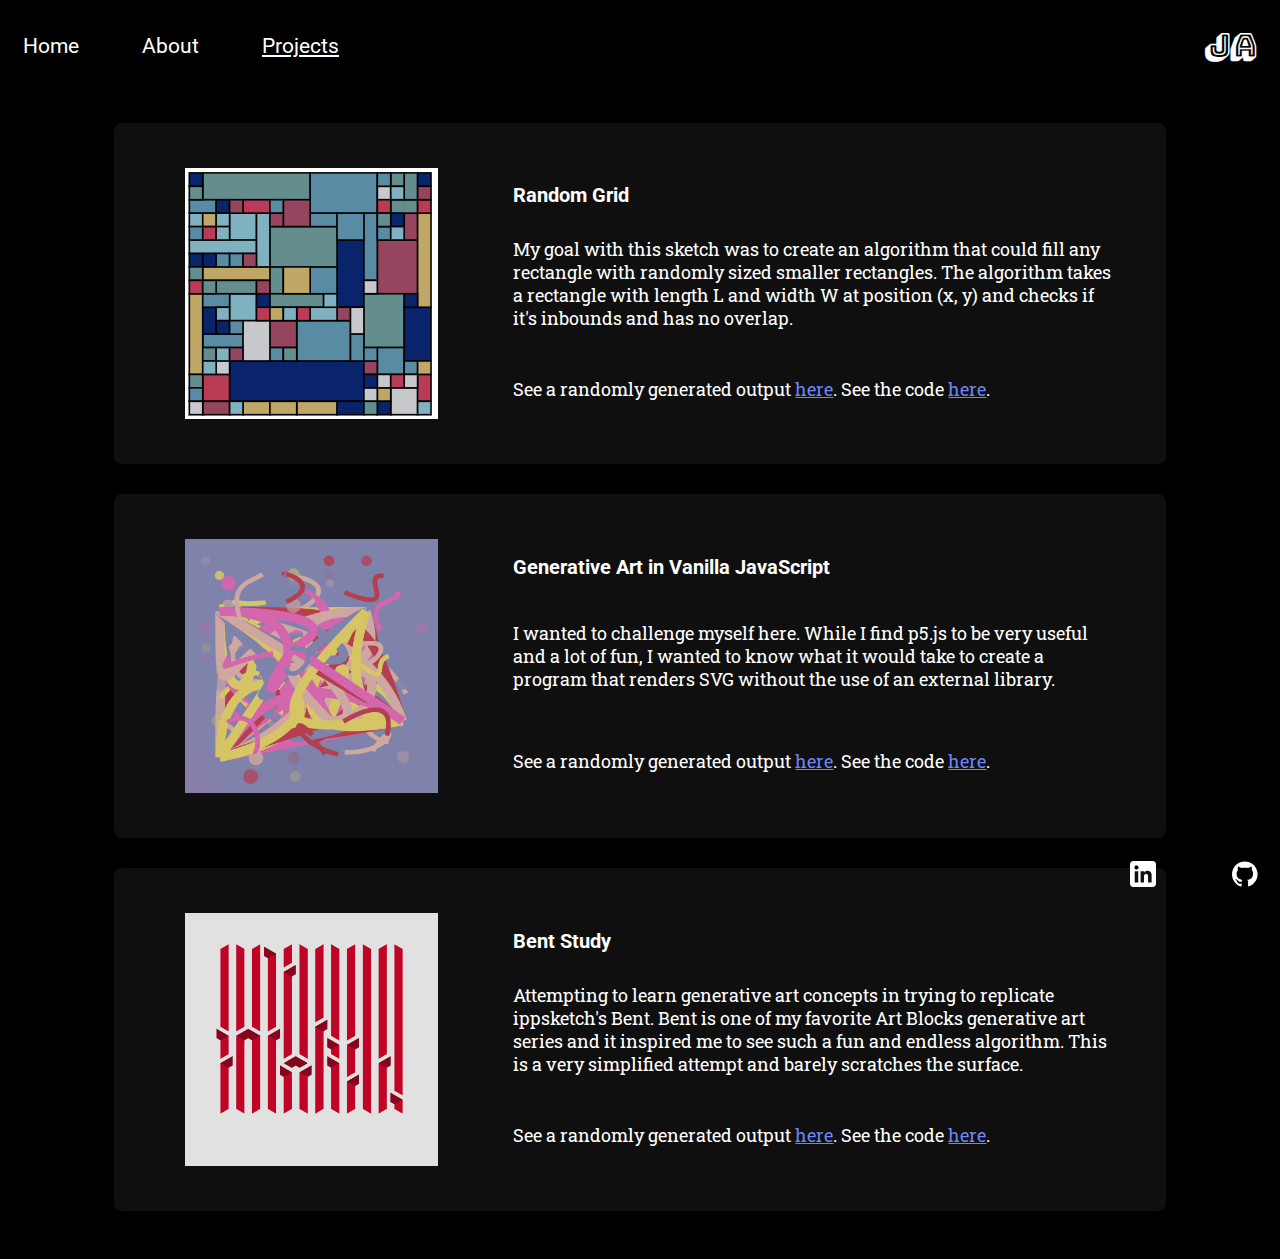
<file: projects.html>
<!DOCTYPE html>
<html lang="en">
<head>
    <meta charset="UTF-8">
    <meta http-equiv="X-UA-Compatible" content="IE=edge">
    <meta name="viewport" content="width=device-width, initial-scale=1.0">
    <link rel="icon" type="image/x-icon" href="project-images/JA-Logo.svg">
    <link rel="stylesheet" href="style.css">
    <link rel="stylesheet" href="styles/projects.css">
    <link rel="preconnect" href="https://fonts.googleapis.com">
    <link rel="preconnect" href="https://fonts.gstatic.com" crossorigin>
    <link href="https://fonts.googleapis.com/css2?family=Bungee+Shade&family=Roboto&family=Roboto+Slab:wght@300&display=swap" rel="stylesheet">    
    <title>Projects</title>
</head>
<body>
    <header id="site-header">
        <div id="links-box">
            <a href="index.html" class="site-link">Home</a>
            <a href="about.html" class="site-link">About</a>
            <a href="projects.html" class="site-link">Projects</a>
        </div>
        <h1 id="site-logo">JA</h1>
    </header>   
    <!-- START  -->
    <div id="projects-container">
        <div class="project">
            <img class="thumbnail" src="project-images/random-grid.png" alt="Image of a grid with randomly sized rectangles." >
            <div class="project-info">
                <h4>Random Grid</h4>
                <p>My goal with this sketch was to create an algorithm that could fill any rectangle with randomly sized smaller rectangles. The algorithm takes a rectangle with length L and width W at position (x, y) and checks if it's inbounds and has no overlap.</p>
                <p>See a randomly generated output <a target="_blank" href="https://fjaddison.github.io/random-grid/">here</a>.  See the code <a href="https://github.com/fjaddison/random-grid" target="_blank">here</a>.</p>
            </div>
        </div>
        <div class="project">
            <img class="thumbnail" src="project-images/svg.png" alt="Image of a grid with randomly sized rectangles." >
            <div class="project-info">
                <h4>Generative Art in Vanilla JavaScript</h4>
                <p>I wanted to challenge myself here. While I find p5.js to be very useful and a lot of fun, I wanted to know what it would take to create a program that renders SVG without the use of an external library.</p>
                <p>See a randomly generated output <a target="_blank" href="https://fjaddison.github.io/generative-svg/">here</a>. See the code <a href="https://github.com/fjaddison/generative-svg" target="_blank">here</a>.</p>
            </div>
        </div>
        <div class="project">
            <img class="thumbnail" src="project-images/bent.png" alt="Image of a grid with randomly sized rectangles." >
            <div class="project-info">
                <h4>Bent Study</h4>
                <p>Attempting to learn generative art concepts in trying to replicate ippsketch's Bent. Bent is one of my favorite Art Blocks generative art series and it inspired me to see such a fun and endless algorithm. This is a very simplified attempt and barely scratches the surface.</p>
                <p>See a randomly generated output <a target="_blank" href="https://fjaddison.github.io/bent-attempt/">here</a>. See the code <a href="https://github.com/fjaddison/bent-attempt" target="_blank">here</a>.</p>
            </div>
        </div>
    </div>
     <!-- END  -->
    <footer id="site-footer">
        <div id="logo-box">
            <a href="https://www.linkedin.com/in/julian-addison-8b219a151/" target="_blank">
                <img class="footer-logo" src="project-images/linked.svg" alt="LinkedIn Logo">
            </a>
            <a href="https://github.com/fjaddison/" target="_blank">
                <img class="footer-logo" src="project-images/github.svg" alt="Github Logo">
            </a>
        </div>
    </footer>
    <script src="js/projects.js"></script>

</body>
</html>
</file>
<file: style.css>
body {
    background: black;
}

h2, h4 {
    font-family: 'Roboto', sans-serif;
}

p {
    font-family: 'Roboto Slab', serif;
}

/* ===== HOME =====*/

main {
    position: absolute;
    top: 0;
}

#welcome-text-box {
    top: 50%;
    left: 50%;
    transform: translate(-50%, -50%);
    z-index: 100;
    position: absolute;
}

#welcome-text {
    font-size: 5rem;
    color: #ffffff; 
    font-family: 'Bungee Shade', cursive; 
}

#home-buttons-box {
    /* width: 33%; */
    padding-top: 10px;
    display: flex;
    flex-direction: column;
    align-items: center;
}

.home-button, .home-button a, .home-button a:visited {
    color: #ffffff;
    text-decoration: none;
}

.home-button {
    cursor: pointer;
    width: 150px;
    height: 33px;
    border: 1px solid white;
    font-family: 'Roboto', sans-serif;
    font-size: 1rem;
    border-radius: 5px;
    display: flex;
    align-items: center;
    justify-content: center;
    background: #000000;
    margin: 10px 0;
}

.stop {
    background: red;
}

.start {
    background: green;
}

/* ===== HEADER =====*/

#site-header {
    position: sticky;
    width: 100%;
    height: 75px;
    display: flex;
    justify-content: space-between;
    align-items: center;
    z-index: 50;
}

#links-box {
    min-width: 25%;
    padding-left: 15px;
    display: flex;
    justify-content: space-between;
}

@media (min-width:  1560px) {
    #links-box {
        min-width: 20%;
    }
}

@media (max-width:  1150px) {
    #links-box {
        min-width: 30%;
    }
}

@media (max-width:  900px) {
    #links-box {
        min-width: 35%;
    }
}

.site-link, .site-link:visited {
    color: white;
    text-decoration: none;
    font-family: 'Roboto', sans-serif;
    font-size: 1.3rem;
}

#site-logo {
    font-family: 'Bungee Shade', cursive;
    color: white;
    font-size: 2rem;
}

#site-logo {
    padding-right: 15px;
}

#logo-svg {
    height: 65%;
}

/* ===== FOOTER =====*/

#site-footer {
    display: flex;
    align-content: center;
    justify-content: flex-end;
    width: 100%;
    z-index: 100;
    position: fixed;
    bottom: 1%;
}

#logo-box {
    width: 10%;
    display: flex;
    justify-content: space-between;
    padding-right: 30px;
}

@media (max-width: 800px) {
    #logo-box {
        width: 20%;
    }
}

.footer-logo {
    height: 1.6rem;
    width: 1.6rem;
}
</file>
<file: styles/projects.css>
a {
    color: #6c86fb;
}

a:visited {
    color: #9d4afb;
}

.site-link:nth-child(3) {
    text-decoration: underline;
}

#projects-container {
    padding: 25px 0;
    width: 100%;
    display: flex;
    flex-direction: column;
    align-items: center;
    justify-content: space-around;
}

.project {
    background: #0f0f0f;
    color: #ffffff;
    width: 80%;
    margin: 15px;
    border-radius: 8px;
    display: flex;
    align-items: center;
    justify-content: space-around;
    padding: 20px;

}

.project-info {
    width: 60%;
    display: flex;
    flex-direction: column;
    justify-content: space-between;
}

.project-info h4 {
    margin: 0;
    padding-top: 15px;
    font-size: 1.5rem;
}

.project-info p {
    font-size: 1.15rem;
}

.thumbnail {
    width: 25%;
    margin: 25px;
}

@media (min-width: 1500px) {
    .project-info p {
        font-size: 1.35rem;
    }
    .project-info h4 {
        font-size: 1.7rem;
    }
}

@media (max-width: 1300px) {
    .project-info h4 {
        font-size: 1.25rem;
    }
    
    .project-info p {
        font-size: 1.1rem;
    }
}

@media (max-width: 1150px) {
    .project-info h4 {
        padding-top: 0;
    }
    .project-info p {
        font-size: 1rem;
    }
}

@media (max-width: 1050px) {
    .project-info h4 {
        font-size: 1.2rem;
    }
    .project-info p {
        font-size: 0.95rem;
    }
}

@media (max-width: 990px) {
    .project-info h4 {
        font-size: 1.15rem;
    }
    .project-info p {
        font-size: 0.85rem;
    }
}

@media (max-width: 887px) {
    .project {
        width: 85%;
    }
    .project-info {
        width: 75%;
    }
    .project-info h4 {
        font-size: 1rem;
    }
    .thumbnail {
        width: 20%;
    }
    .project-info p {
        font-size: 0.8rem;
        margin: 5px 0;
    }
}

@media (max-width: 770px) {
    .project {
        width: 90%;
    }
    
}

@media (max-width: 650px) {
    .project {
        flex-direction: column;
    }
    .thumbnail {
        width: 75%;
    }
    .project-info {
        width: 75%;
    }
    .project-info h4 {
        text-align: center;
        width: 80%;
    }
    .project-info p {
        padding: 5px 0;
    }
}
</file>
